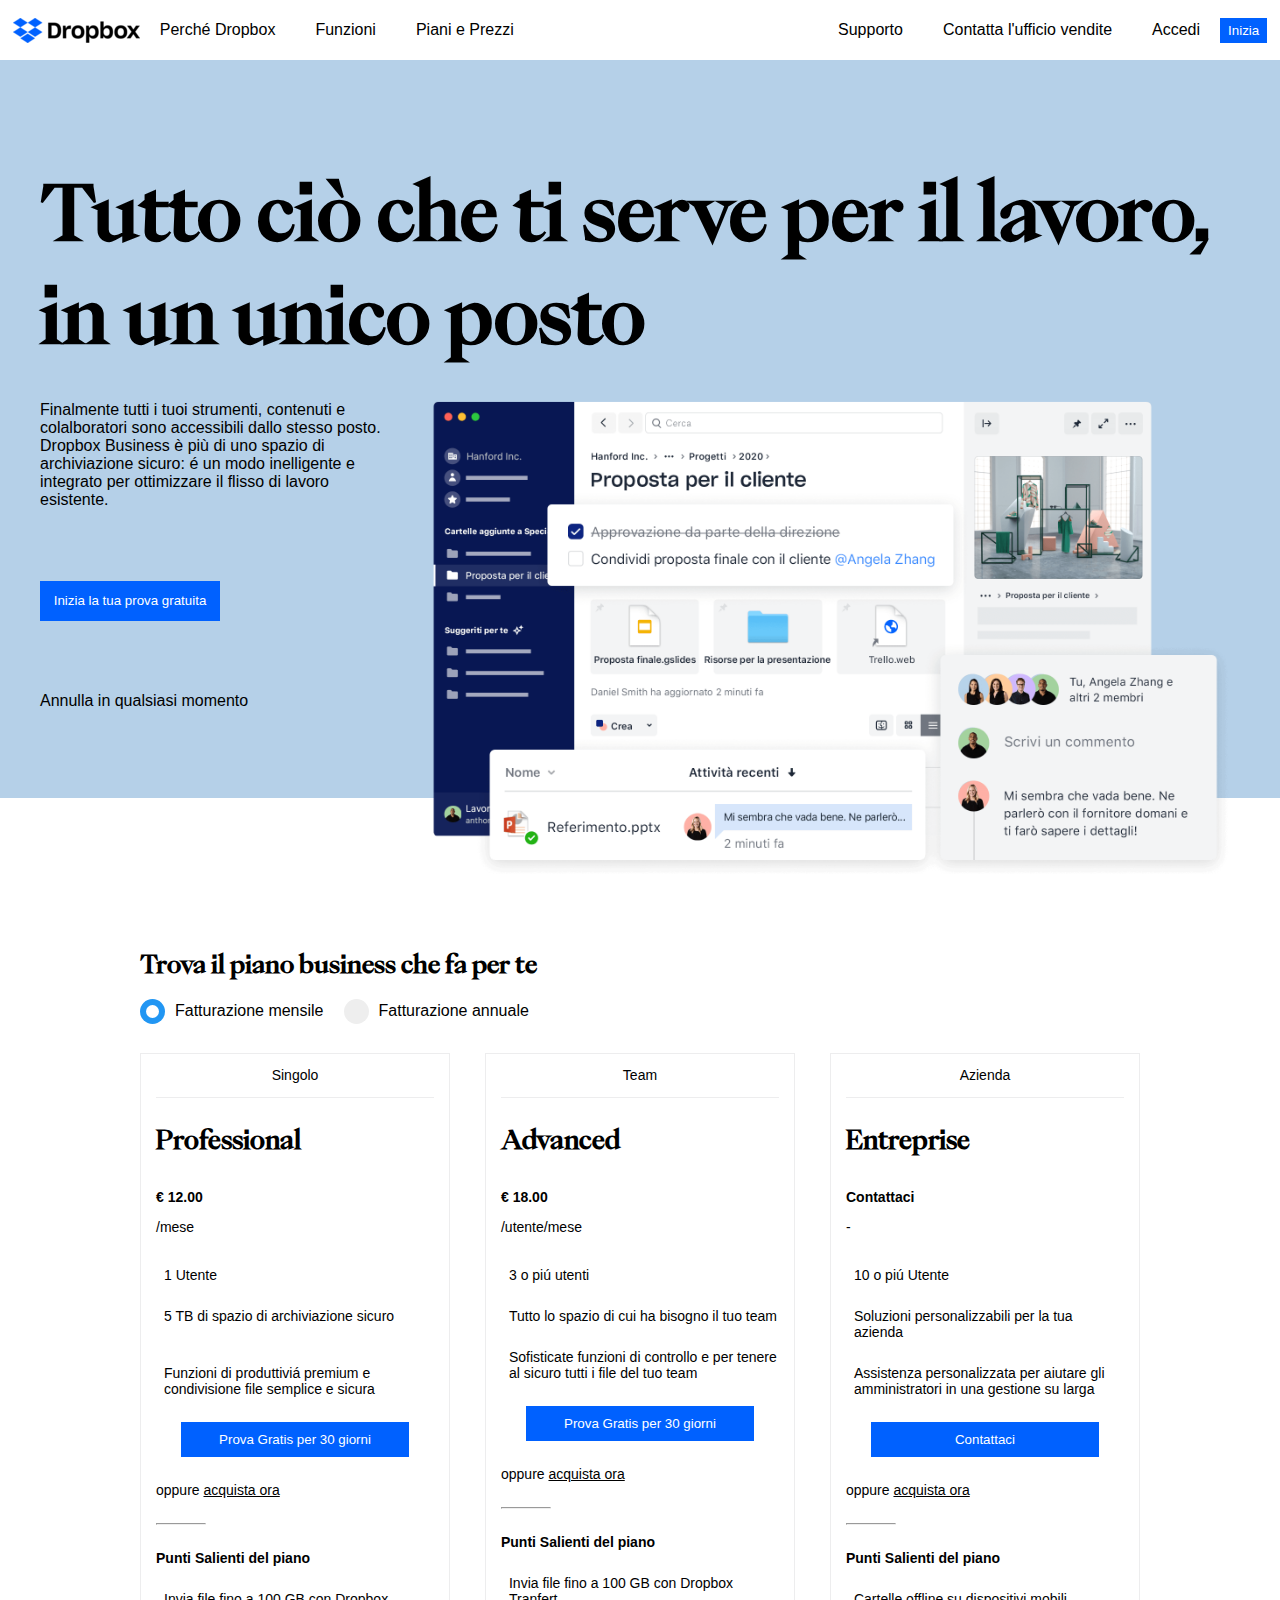
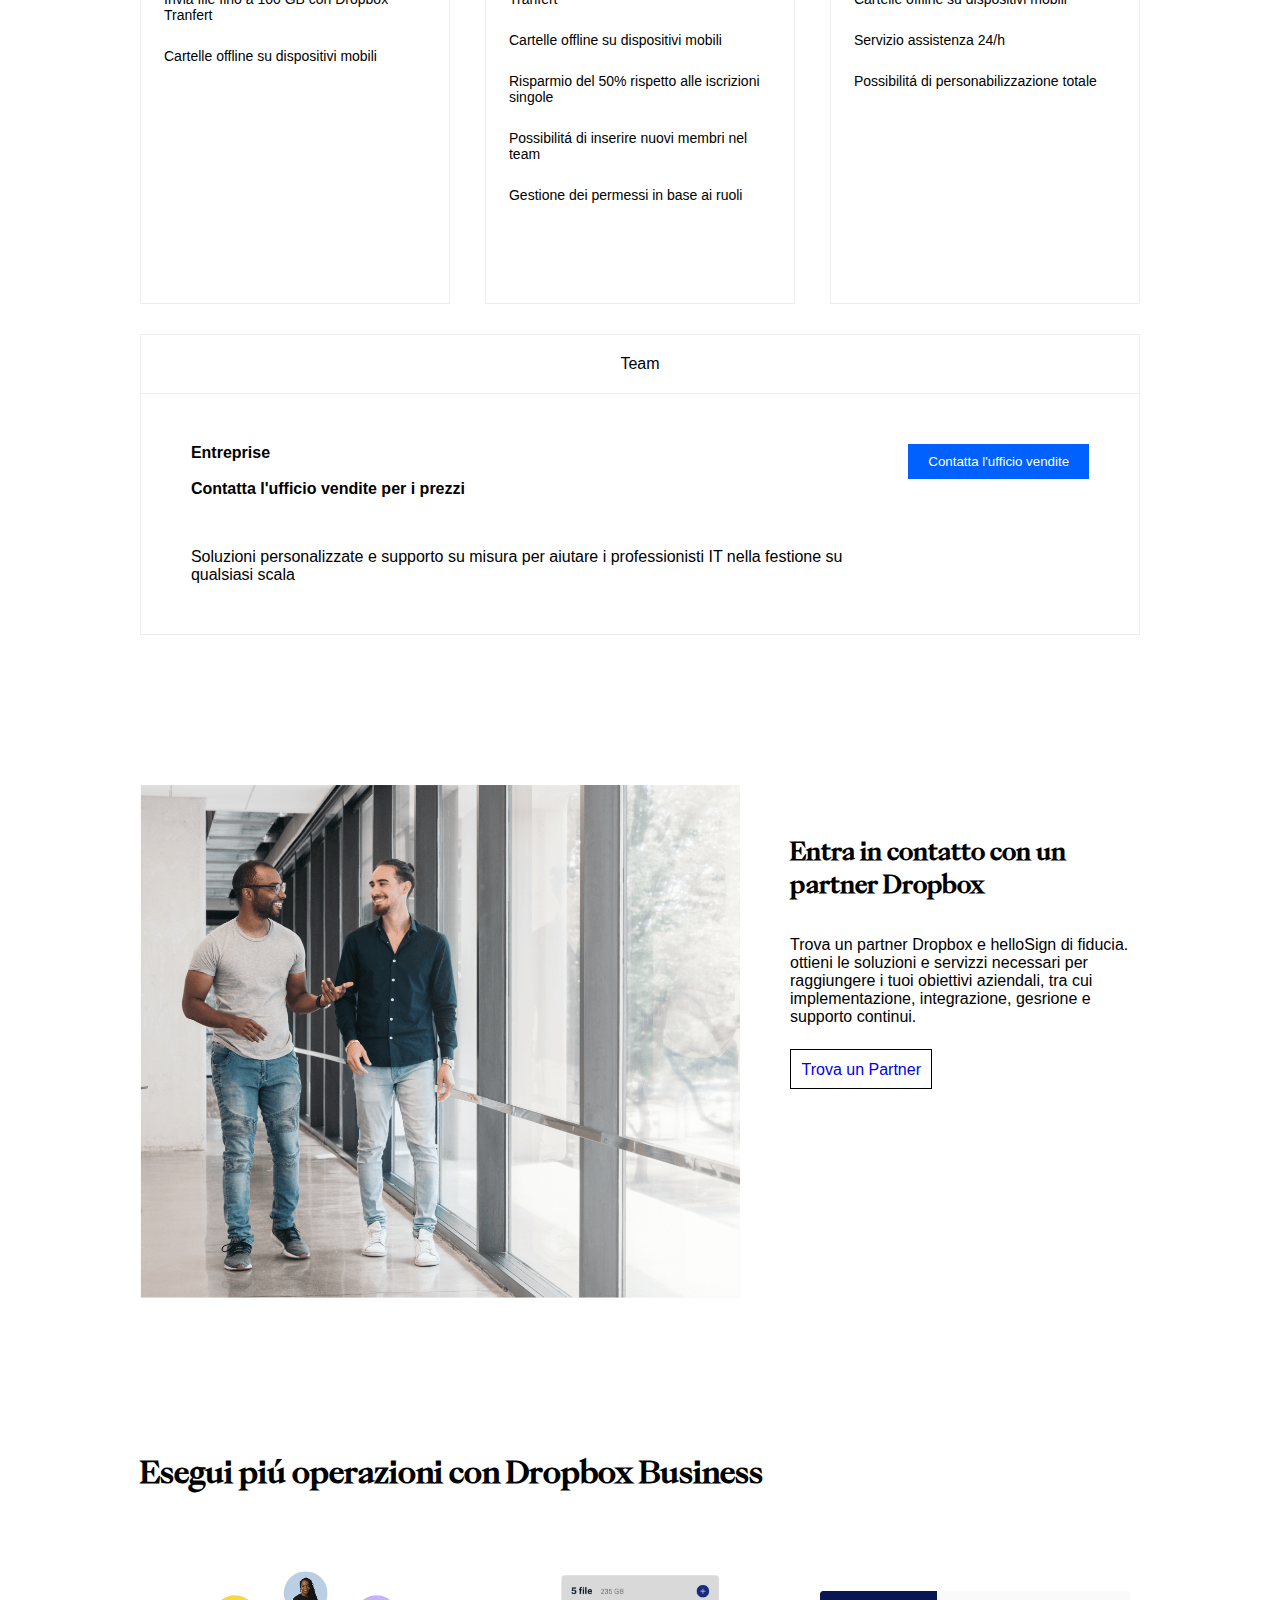
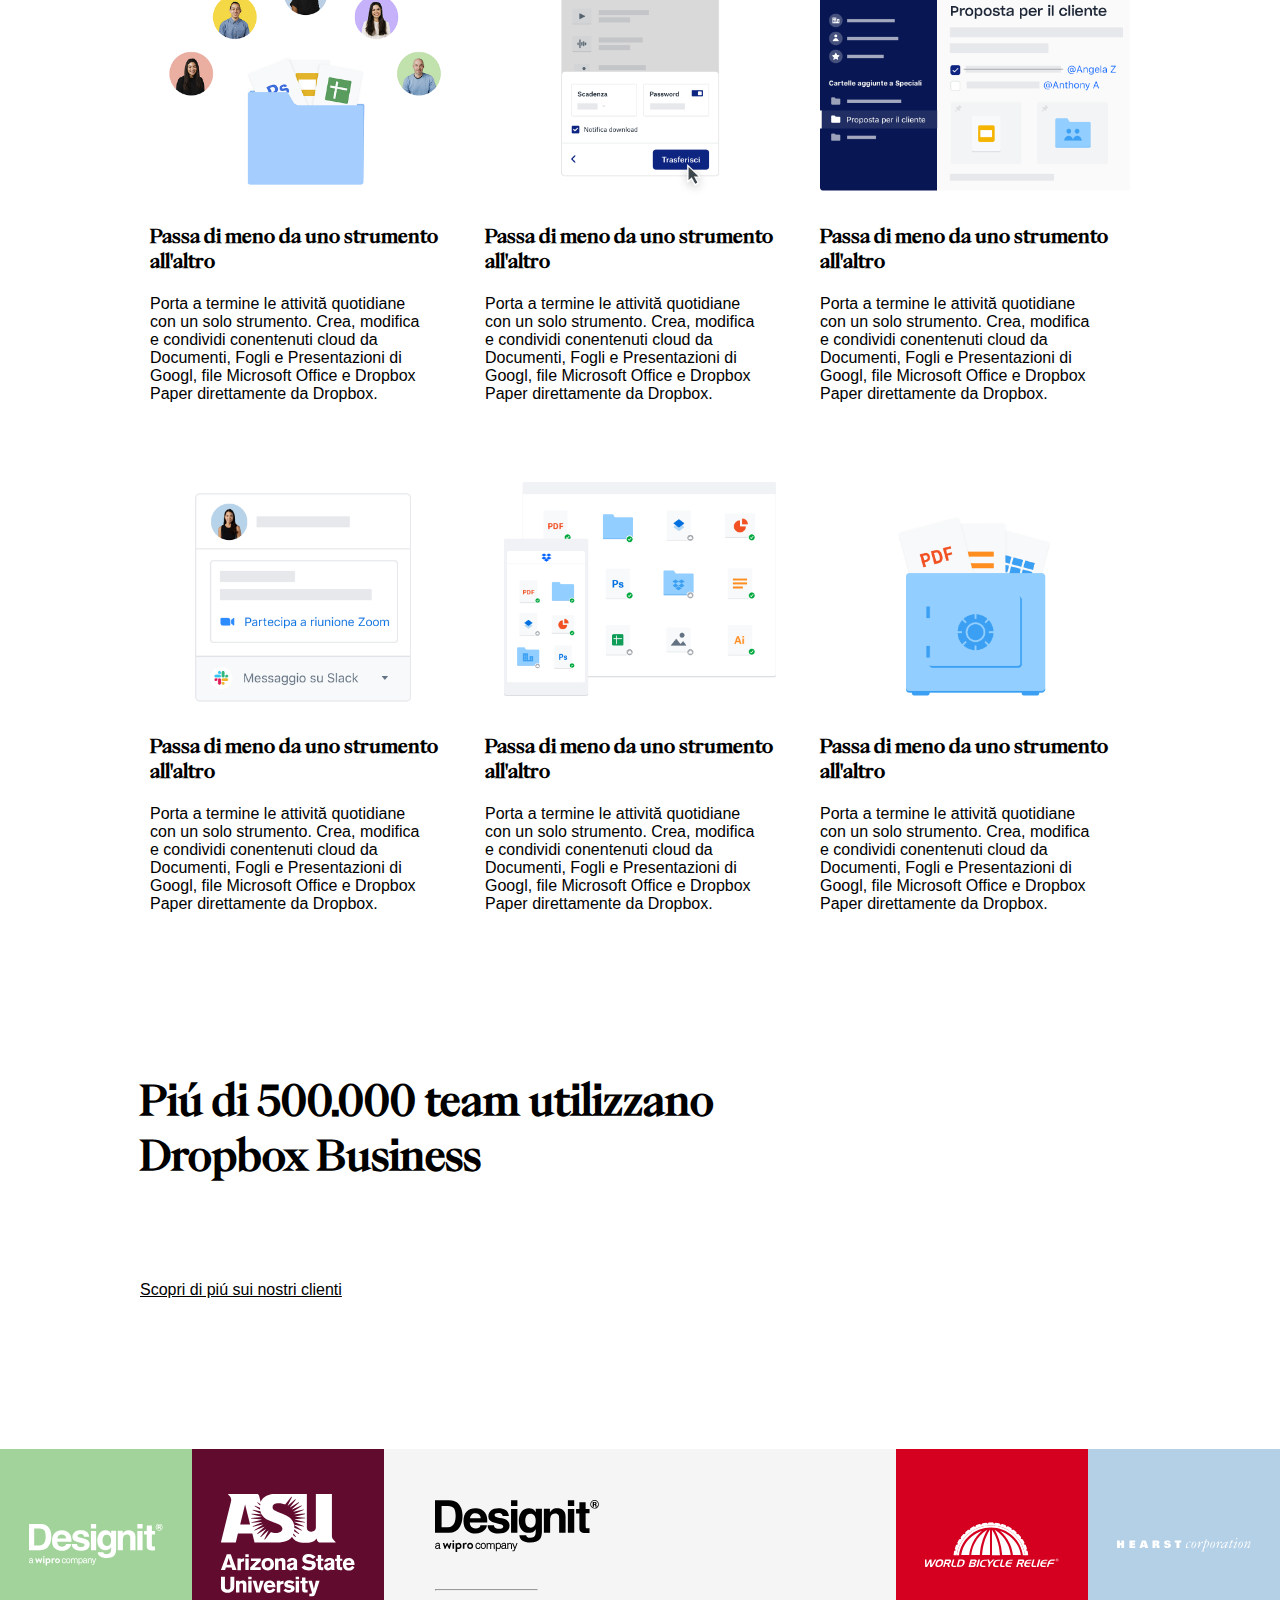
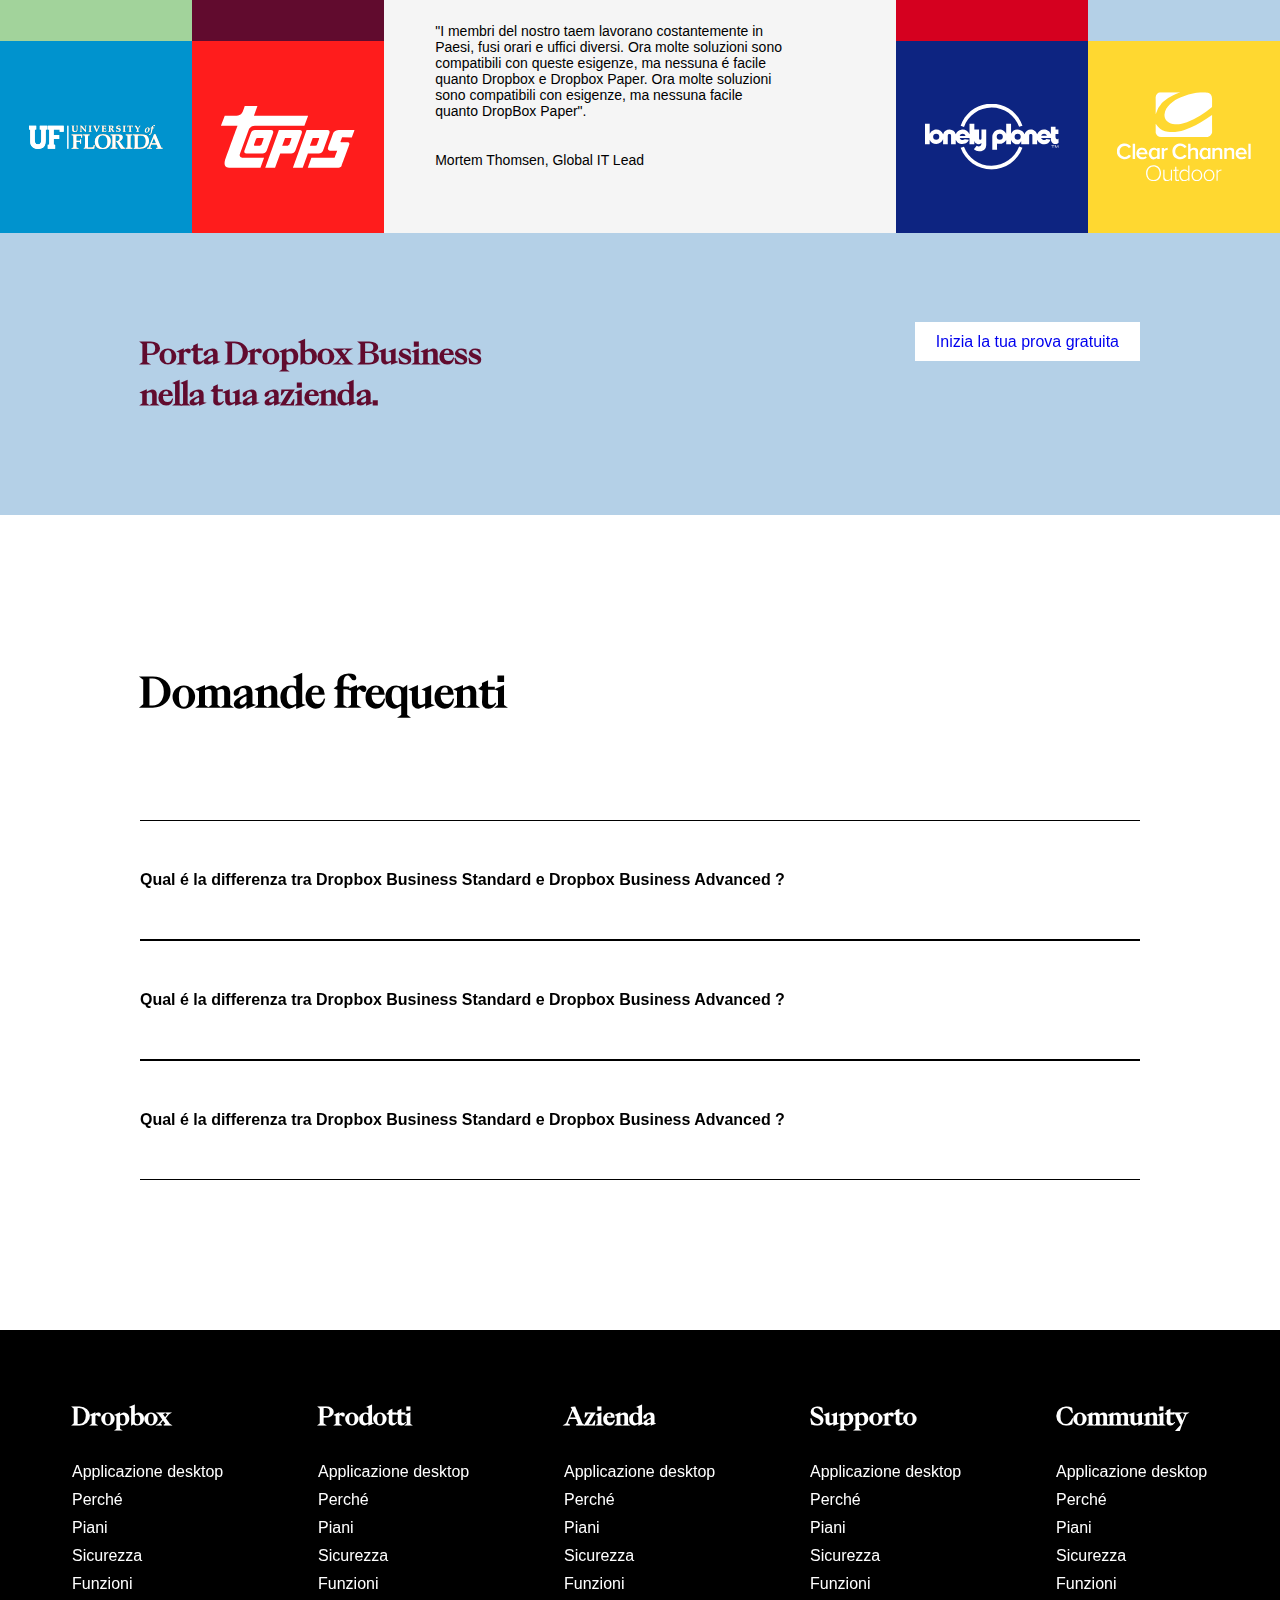
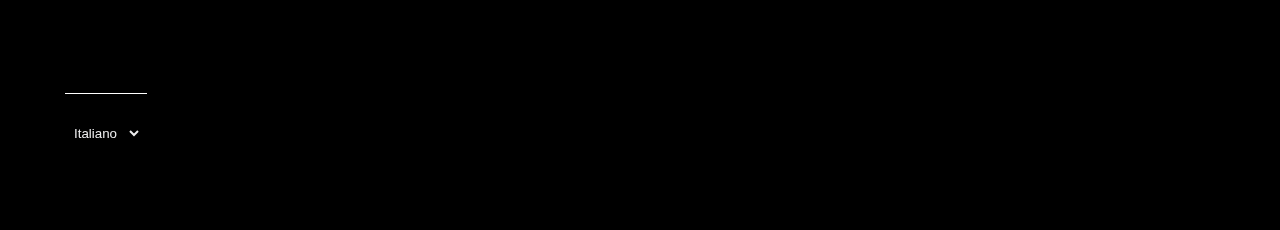
<file: index.html>
<!DOCTYPE html>
<html lang="en">

<head>
    <meta charset="UTF-8">
    <meta http-equiv="X-UA-Compatible" content="IE=edge">
    <meta name="viewport" content="width=device-width, initial-scale=1.0">
    <link rel="stylesheet" href="https://cdnjs.cloudflare.com/ajax/libs/font-awesome/6.2.0/css/all.min.css"
        integrity="sha512-xh6O/CkQoPOWDdYTDqeRdPCVd1SpvCA9XXcUnZS2FmJNp1coAFzvtCN9BmamE+4aHK8yyUHUSCcJHgXloTyT2A=="
        crossorigin="anonymous" referrerpolicy="no-referrer" />
    <link rel="stylesheet" href="./css/style.css">
    <title>Dropbox</title>
</head>

<body>

    <header>
        <!-- fixed 100% -->
        <nav id="navbar" class="nav-flex dropdown">

            <ul id="menu" class="d-flex">

                <img src="./img/logo-small.png" alt="">

                <li>Perch&eacute; Dropbox
                    <ul>
                        <li><a href="#">Cosa dicono i clienti</a></li>
                        <li><a href="#">Ispirati</a></li>
                        <li><a href="#">Integrazini di app</a></li>
                        <li><a href="#">Risorse</a></li>
                    </ul>
                </li>
                <li>Funzioni</li>
                <li>Piani e Prezzi
                    <ul>
                        <li><a href="#">Abbonamenti</a></li>
                        <li><a href="#">Soluzioni personalizzate</a></li>
                        <li><a href="#">Soluzioni per Designers</a></li>
                    </ul>
                </li>
            </ul>
            <ul id="menu" class="d-flex">
                <li>Supporto</li>
                <li>Contatta l&apos;ufficio vendite
                    <ul>
                        <li><a href="#">ChatBot h24</a></li>
                        <li><a href="#">Assistenza Nazionale</a></li>
                        <li><a href="#">FAQ</a></li>
                    </ul>
                </li>
                <li>Accedi</li>

                <a id="btn-nav" href=""><button class="btn">Inizia</button></a>

            </ul>



        </nav>
        <!-- 100% lightblue -->
        <section id="hero">
            <di class="overlay">

                <div class="container">
                    <h1>Tutto ciò che ti serve per il lavoro, in un unico posto</h1>
                    <div class="d-flex">
                        <div class="w30 flex-30">
                            <p>Finalmente tutti i tuoi strumenti, contenuti e colalboratori sono accessibili dallo
                                stesso
                                posto. <br>
                                Dropbox Business è più di uno spazio di archiviazione sicuro: &eacute; un modo
                                inelligente e
                                integrato per ottimizzare il flisso di lavoro esistente.</p>
                            <a href=""><button class="btn btnhero">Inizia la tua prova gratuita</button></a>
                            <p>Annulla in qualsiasi momento</p>
                            <a href="#plans"><i class="fa-solid fa-arrow-down"></i></a>
                        </div>
                        <div class="w70">
                            <img src="./img/jumbo.png" alt="">
                        </div>
                    </div>
                </div>
            </di>
        </section>
    </header>

    <!-- 100% and 7 sections -->
    <main>
        <section id="plans" class="smallercontainer">
            <h2>Trova il piano business che fa per te</h2>
            <br>

            <div class="d-flex">
                <label class="container_button">Fatturazione mensile
                    <input type="radio" checked="checked" name="radio">
                    <span class="checkmark"></span>
                </label>
                <label class="container_button">Fatturazione annuale
                    <input type="radio" name="radio">
                    <span class="checkmark"></span>
                </label>

            </div>

            <br>
            <div class="cards-container">

                <div class="card">
                    <div class="top-card">
                        <span> <i class="fa-solid fa-user"></i> Singolo</span>
                    </div>

                    <h4>Professional</h4>

                    <p><strong>&euro; 12.00</strong> <br> /mese</p>

                    <div class="flex-icon">
                        <div class="icone-carte"><i class="fa-sharp fa-solid fa-user"></i> </div>
                        <div class="descizione-carte">1 Utente</div>
                    </div>

                    <div class="flex-icon">
                        <div class="icone-carte"><i class="fa-sharp fa-solid fa-folder"></i> </div>
                        <div id="fix" class="descizione-carte">5 TB di spazio di archiviazione sicuro </div>
                    </div>

                    <div class="flex-icon">
                        <div class="icone-carte"><i class="fa-solid fa-share-nodes"></i></div>
                        <div class="descizione-carte">Funzioni di produttivi&aacute; premium e condivisione file
                            semplice e sicura</div>
                    </div>

                    <button id="cardbtn" class="btn">Prova Gratis per 30 giorni</button>

                    <div> oppure <a id="acquista ora" href="">acquista ora</a></div>

                    <hr class="card-hr">

                    <div><strong>Punti Salienti del piano</strong></div>

                    <div class="flex-icon">
                        <div class="icone-carte"><i class="fa-sharp fa-solid fa-check"></i> </div>
                        <div class="descizione-carte">Invia file fino a 100 GB con Dropbox Tranfert</div>
                    </div>

                    <div class="flex-icon">
                        <div class="icone-carte"><i class="fa-sharp fa-solid fa-check"></i> </div>
                        <div class="descizione-carte">Cartelle offline su dispositivi mobili</div>
                    </div>

                </div>


                <div id="cardTwo" class="card">
                    <div class="top-card">
                        <span> <i class="fa-solid fa-users"></i> Team</span>
                    </div>

                    <h4>Advanced</h4>

                    <p><strong>&euro; 18.00</strong> <br> /utente/mese</p>

                    <div class="flex-icon">
                        <div class="icone-carte"><i class="fa-sharp fa-solid fa-user"></i> </div>
                        <div class="descizione-carte">3 o pi&uacute; utenti</div>
                    </div>

                    <div class="flex-icon">
                        <div class="icone-carte"><i class="fa-sharp fa-solid fa-folder"></i> </div>
                        <div class="descizione-carte">Tutto lo spazio di cui ha bisogno il tuo team</div>
                    </div>

                    <div class="flex-icon">
                        <div class="icone-carte"><i class="fa-solid fa-share-nodes"></i></div>
                        <div class="descizione-carte">Sofisticate funzioni di controllo e per tenere al sicuro tutti i
                            file del tuo team</div>
                    </div>

                    <button id="cardbtn" class="btn">Prova Gratis per 30 giorni</button>

                    <div> oppure <a id="acquista ora" href="">acquista ora</a></div>

                    <hr class="card-hr">

                    <div><strong>Punti Salienti del piano</strong></div>

                    <div class="flex-icon">
                        <div class="icone-carte"><i class="fa-sharp fa-solid fa-check"></i> </div>
                        <div class="descizione-carte">Invia file fino a 100 GB con Dropbox Tranfert</div>
                    </div>

                    <div class="flex-icon">
                        <div class="icone-carte"><i class="fa-sharp fa-solid fa-check"></i> </div>
                        <div class="descizione-carte">Cartelle offline su dispositivi mobili</div>
                    </div>

                    <div class="flex-icon">
                        <div class="icone-carte"><i class="fa-sharp fa-solid fa-check"></i> </div>
                        <div class="descizione-carte">Risparmio del 50% rispetto alle iscrizioni singole</div>
                    </div>

                    <div class="flex-icon">
                        <div class="icone-carte"><i class="fa-sharp fa-solid fa-check"></i> </div>
                        <div class="descizione-carte">Possibilit&aacute; di inserire nuovi membri nel team</div>
                    </div>

                    <div class="flex-icon">
                        <div class="icone-carte"><i class="fa-sharp fa-solid fa-check"></i> </div>
                        <div class="descizione-carte">Gestione dei permessi in base ai ruoli</div>
                    </div>

                </div>
                <div class="card">
                    <div class="top-card">
                        <span> <i class="fa-solid fa-building"></i> Azienda</span>
                    </div>

                    <h4>Entreprise</h4>

                    <p><strong>Contattaci</strong> <br> -</p>

                    <div class="flex-icon">
                        <div class="icone-carte"><i class="fa-sharp fa-solid fa-user"></i> </div>
                        <div class="descizione-carte">10 o pi&uacute; Utente</div>
                    </div>

                    <div class="flex-icon">
                        <div class="icone-carte"><i class="fa-sharp fa-solid fa-folder"></i> </div>
                        <div class="descizione-carte">Soluzioni personalizzabili per la tua azienda</div>
                    </div>

                    <div class="flex-icon">
                        <div class="icone-carte"><i class="fa-solid fa-share-nodes"></i></div>
                        <div class="descizione-carte">Assistenza personalizzata per aiutare gli amministratori in una
                            gestione su larga</div>
                    </div>

                    <button id="cardbtn" class="btn">Contattaci</button>

                    <div> oppure <a id="acquista ora" href="">acquista ora</a></div>

                    <hr class="card-hr">

                    <div><strong>Punti Salienti del piano</strong></div>

                    <div class="flex-icon">
                        <div class="icone-carte"><i class="fa-sharp fa-solid fa-check"></i> </div>
                        <div class="descizione-carte">Cartelle offline su dispositivi mobili</div>
                    </div>

                    <div class="flex-icon">
                        <div class="icone-carte"><i class="fa-sharp fa-solid fa-check"></i> </div>
                        <div class="descizione-carte">Servizio assistenza 24/h</div>
                    </div>

                    <div class="flex-icon">
                        <div class="icone-carte"><i class="fa-sharp fa-solid fa-check"></i> </div>
                        <div class="descizione-carte">Possibilit&aacute; di personabilizzazione totale</div>
                    </div>

                </div>

                <div class="card-bottom">
                    <div class="top-card-bottom">
                        <span> <i class="fa-solid fa-users"></i> Team</span>
                    </div>

                    <div class="bottom-card-flex">
                        <div>
                            <h4>Entreprise</h4>
                            <br>
                            <p><strong>Contatta l&apos;ufficio vendite per i prezzi</strong></p>
                        </div>
                        <div><button id="downbtn" class="btn">Contatta l&apos;ufficio vendite</button></div>
                    </div>

                    <div id="soluzioni">Soluzioni personalizzate e supporto su misura per aiutare i professionisti IT
                        nella festione su <br> qualsiasi scala</div>

                </div>
            </div>


        </section>

        <!-- sezione foto sinistra e testo -->
        <section class="smallercontainer">
            <div class="photo-txt">
                <div class="photo-pic">
                    <img class="photo-pic-img" src="./img/partner.png" alt="">
                </div>
                <div class="photo-txt-flex">
                    <h4>Entra in contatto con un <br> partner Dropbox</h4>
                    <p>
                        Trova un partner Dropbox e helloSign di fiducia. ottieni le soluzioni e servizzi necessari per
                        raggiungere i tuoi obiettivi aziendali, tra cui implementazione, integrazione, gesrione e
                        supporto continui.
                    </p>

                    <a class="photo-txt-btn" href="./partner.html">Trova un Partner</a>
                </div>

            </div>

        </section>

        <!-- fine sezione foto e testo -->

        <!-- Esegui più operazione -->
        <section class="smallercontainer">
            <h2 id="titolo-carte">Esegui pi&uacute; operazioni con Dropbox Business</h2>

            <div class="photo-cards photo-container">

                <div class="carta flex-carta">

                    <img class="illustrazione" src="./img/business-feature-switching-tools.png" alt="">
                    <h3>Passa di meno da uno strumento all'altro</h3>
                    <p>Porta a termine le attivit&abreve; quotidiane con un solo strumento. Crea, modifica e condividi
                        conentenuti cloud da Documenti, Fogli e Presentazioni di Googl, file Microsoft Office e Dropbox
                        Paper direttamente da Dropbox.</p>

                </div>

                <div class="carta flex-carta">

                    <img class="illustrazione" src="./img/business-feature-send-files-it.png" alt="">
                    <h3>Passa di meno da uno strumento all'altro</h3>
                    <p>Porta a termine le attivit&abreve; quotidiane con un solo strumento. Crea, modifica e condividi
                        conentenuti cloud da Documenti, Fogli e Presentazioni di Googl, file Microsoft Office e Dropbox
                        Paper direttamente da Dropbox.</p>

                </div>

                <div class="carta flex-carta">

                    <img class="illustrazione" src="./img/business-feature-coordinate-it.png" alt="">
                    <h3>Passa di meno da uno strumento all'altro</h3>
                    <p>Porta a termine le attivit&abreve; quotidiane con un solo strumento. Crea, modifica e condividi
                        conentenuti cloud da Documenti, Fogli e Presentazioni di Googl, file Microsoft Office e Dropbox
                        Paper direttamente da Dropbox.</p>

                </div>


                <div class="carta flex-carta">

                    <img class="illustrazione" src="./img/business-feature-integrations-it.png" alt="">
                    <h3>Passa di meno da uno strumento all'altro</h3>
                    <p>Porta a termine le attivit&abreve; quotidiane con un solo strumento. Crea, modifica e condividi
                        conentenuti cloud da Documenti, Fogli e Presentazioni di Googl, file Microsoft Office e Dropbox
                        Paper direttamente da Dropbox.</p>

                </div>

                <div class="carta flex-carta">

                    <img class="illustrazione" src="./img/business-feature-multi-device.png" alt="">
                    <h3>Passa di meno da uno strumento all'altro</h3>
                    <p>Porta a termine le attivit&abreve; quotidiane con un solo strumento. Crea, modifica e condividi
                        conentenuti cloud da Documenti, Fogli e Presentazioni di Googl, file Microsoft Office e Dropbox
                        Paper direttamente da Dropbox.</p>

                </div>

                <div class="carta flex-carta">

                    <img class="illustrazione" src="./img/business-feature-security.png" alt="">
                    <h3>Passa di meno da uno strumento all'altro</h3>
                    <p>Porta a termine le attivit&abreve; quotidiane con un solo strumento. Crea, modifica e condividi
                        conentenuti cloud da Documenti, Fogli e Presentazioni di Googl, file Microsoft Office e Dropbox
                        Paper direttamente da Dropbox.</p>

                </div>




            </div>





        </section>

        <section class="smallercontainer">
            <h4 id="cinque">Pi&uacute; di 500.000 team utilizzano <br> Dropbox Business</h4>
            <br>
            <a href="">Scopri di pi&uacute; sui nostri clienti</a>
        </section>


        <section>
            <div class="logo-section">
                <div class="logo-container">
                    <div id="designit" class="logo-inner">
                        <img class="svg-color" src="./img/designit.svg" alt="">
                    </div>
                    <div id="asu" class="logo-inner">
                        <a href="#asu-central"><img class="svg-color" src="./img/arizona_state_university.svg" alt=""></a>
                    </div>
                    <div id="uf" class="logo-inner">
                        <a href="#uf-uni"><img class="svg-color" src="./img/university_of_florida.svg" alt=""></a>
                    </div>
                    <div id="topps" class="logo-inner">
                        <a href="#topps-central"><img class="svg-color" src="./img/topps.svg" alt=""></a>
                    </div>
                </div>

                <div class="logo-central-txt">
                    <div class="inner-central-txt">
                        <div class="company-statement">
                            <img id="logo-central" class="svg-color" src="./img/designit.svg" alt="">


                            <hr>
                            <p>
                                "I membri del nostro taem lavorano costantemente in Paesi, fusi orari e uffici diversi.
                                Ora molte soluzioni sono compatibili con queste esigenze, ma nessuna &eacute; facile
                                quanto Dropbox e Dropbox Paper. Ora molte soluzioni sono compatibili con esigenze, ma
                                nessuna facile quanto DropBox Paper".
                            </p>
                            

                            <p id="firma">Mortem Thomsen, Global IT Lead</p>
                        </div>

                        
                        <div id="asu-central" class="company-statement">
                            <img id="logo-central" class="svg-color" src="./img/arizona_state_university.svg" alt="">


                            <hr>
                            <p>
                                "Lorem, ipsum dolor sit amet consectetur adipisicing elit. Quas culpa aperiam dolorem adipisci autem aliquam quos accusamus laudantium veniam commodi rem harum exercitationem provident, neque ex suscipit. Quam magnam amet officia pariatur. Distinctio nobis numquam repudiandae pariatur exercitationem possimus asperiores!
                                ".
                            </p>
                            

                            <p id="firma">Dr.Tortem Mhomsen, Head of Faculty</p>
                        </div>

                        <div id="topps-central" class="company-statement">
                            <img id="logo-central" class="svg-color" src="./img/topps.svg" alt="">


                            <hr>
                            <p>
                                "Lorem, ipsum dolor sit amet consectetur adipisicing elit. Quas culpa aperiam dolorem adipisci autem aliquam quos accusamus laudantium veniam commodi rem harum exercitationem provident, neque ex suscipit. Quam magnam amet officia pariatur. Distinctio nobis numquam repudiandae pariatur exercitationem possimus asperiores!
                                ".
                            </p>
                            

                            <p id="firma">Topsem Thopmsen, Chief Engineer</p>
                        </div>

                        <div id="uf-uni" class="company-statement">
                            <img id="logo-central" class="svg-color" src="./img/university_of_florida.svg" alt="">


                            <hr>
                            <p>
                                "Lorem, ipsum dolor sit amet consectetur adipisicing elit. Quas culpa aperiam dolorem adipisci autem aliquam quos accusamus laudantium veniam commodi rem harum exercitationem provident, neque ex suscipit. Quam magnam amet officia pariatur. Distinctio nobis numquam repudiandae pariatur exercitationem possimus asperiores!
                                ".
                            </p>
                            

                            <p id="firma">Tim Timsen, Head of Department</p>
                        </div>


                        <div id="world-bike" class="company-statement">
                            <img id="logo-central" class="svg-color" src="./img/world_bicycle_relief.svg" alt="">


                            <hr>
                            <p>
                                "Lorem, ipsum dolor sit amet consectetur adipisicing elit. Quas culpa aperiam dolorem adipisci autem aliquam quos accusamus laudantium veniam commodi rem harum exercitationem provident, neque ex suscipit. Quam magnam amet officia pariatur. Distinctio nobis numquam repudiandae pariatur exercitationem possimus asperiores!
                                ".
                            </p>
                            

                            <p id="firma">Jim Jimsen, Bike Engineer</p>
                        </div>

                        <div id="hearst-corp" class="company-statement">
                            <img id="logo-central" class="svg-color" src="./img/hearst_corp.svg" alt="">


                            <hr>
                            <p>
                                "Lorem, ipsum dolor sit amet consectetur adipisicing elit. Quas culpa aperiam dolorem adipisci autem aliquam quos accusamus laudantium veniam commodi rem harum exercitationem provident, neque ex suscipit. Quam magnam amet officia pariatur. Distinctio nobis numquam repudiandae pariatur exercitationem possimus asperiores!
                                ".
                            </p>
                            

                            <p id="firma">Carl Carlsen, CEO</p>
                        </div>


                        <div id="lonely-plnt" class="company-statement">
                            <img id="logo-central" class="svg-color" src="./img/lonely_planet.svg" alt="">


                            <hr>
                            <p>
                                "Lorem, ipsum dolor sit amet consectetur adipisicing elit. Quas culpa aperiam dolorem adipisci autem aliquam quos accusamus laudantium veniam commodi rem harum exercitationem provident, neque ex suscipit. Quam magnam amet officia pariatur. Distinctio nobis numquam repudiandae pariatur exercitationem possimus asperiores!
                                ".
                            </p>
                            

                            <p id="firma">Pam Pamsen, Lonely Engineer</p>
                        </div>

                        <div id="clear-channel" class="company-statement">
                            <img id="logo-central" class="svg-color" src="./img/clear_channel.svg" alt="">


                            <hr>
                            <p>
                                "Lorem, ipsum dolor sit amet consectetur adipisicing elit. Quas culpa aperiam dolorem adipisci autem aliquam quos accusamus laudantium veniam commodi rem harum exercitationem provident, neque ex suscipit. Quam magnam amet officia pariatur. Distinctio nobis numquam repudiandae pariatur exercitationem possimus asperiores!
                                ".
                            </p>
                            

                            <p id="firma">Scott Scottsen, Servant Engineer</p>
                        </div>


                        
                    </div>


                </div>
                <div class="logo-container">
                    <div id="world" class="logo-inner">
                        <a href="#world-bike"><img class="svg-color" src="./img/world_bicycle_relief.svg" alt=""></a>
                    </div>
                    <div id="hearst" class="logo-inner">
                        <a href="#hearst-corp"><img class="svg-color" src="./img/hearst_corp.svg" alt=""></a>
                    </div>
                    <div id="lonely" class="logo-inner">
                        <a href="#lonely-plnt"><img class="svg-color" src="./img/lonely_planet.svg" alt=""></a>
                    </div>
                    <div id="clear" class="logo-inner">
                        <a href="#clear-channel"><img class="svg-color" src="./img/clear_channel.svg" alt=""></a>
                    </div>
                </div>
            </div>
            </div>

            <section class="blocco-azzurro">
                <div class="smallercontainer blocco-azzurro-flex">
                    <div>
                        <h4>Porta Dropbox Business <br> nella tua azienda.</h4>
                    </div>
                    <div>
                        <a id="btn-azzurro" href="#">Inizia la tua prova gratuita</a>
                    </div>
                </div>
            </section>
        </section>

        <section class="smallercontainer domande-frequenti">

            <h4>Domande frequenti</h4>

            <div class="faq">
                <div class="shown">
                    <div><strong>Qual &eacute; la differenza tra Dropbox Business Standard e Dropbox Business Advanced
                            &quest;</strong></div>
                    <div>
                        <i id="arrowup" class="fa-solid fa-angle-up"></i>
                    </div>
                </div>

                <div class="hidden">
                    Lorem ipsum dolor sit amet consectetur adipisicing elit. Ducimus, tempora dicta, explicabo culpa quo
                    consectetur, porro debitis nesciunt accusamus tenetur aperiam quia corrupti? Saepe sunt quia tempore
                    optio, culpa maxime.Lorem ipsum dolor sit amet consectetur adipisicing elit. Ducimus, tempora dicta,
                    explicabo culpa quo consectetur, porro debitis nesciunt accusamus tenetur aperiam quia corrupti?
                    Saepe sunt quia tempore optio, culpa maxime.
                </div>
            </div>

            <div class="faq">
                <div class="shown">
                    <div><strong>Qual &eacute; la differenza tra Dropbox Business Standard e Dropbox Business Advanced
                            &quest;</strong></div>
                    <div>
                        <i id="arrowup" class="fa-solid fa-angle-up"></i>
                    </div>
                </div>

                <div class="hidden">
                    Lorem ipsum dolor sit amet consectetur adipisicing elit. Ducimus, tempora dicta, explicabo culpa quo
                    consectetur, porro debitis nesciunt accusamus tenetur aperiam quia corrupti? Saepe sunt quia tempore
                    optio, culpa maxime.Lorem ipsum dolor sit amet consectetur adipisicing elit. Ducimus, tempora dicta,
                    explicabo culpa quo consectetur, porro debitis nesciunt accusamus tenetur aperiam quia corrupti?
                    Saepe sunt quia tempore optio, culpa maxime.
                </div>
            </div>

            <div class="faq">
                <div class="shown">
                    <div><strong>Qual &eacute; la differenza tra Dropbox Business Standard e Dropbox Business Advanced
                            &quest;</strong></div>
                    <div>
                        <i id="arrowup" class="fa-solid fa-angle-up"></i>
                    </div>
                </div>

                <div class="hidden">
                    Lorem ipsum dolor sit amet consectetur adipisicing elit. Ducimus, tempora dicta, explicabo culpa quo
                    consectetur, porro debitis nesciunt accusamus tenetur aperiam quia corrupti? Saepe sunt quia tempore
                    optio, culpa maxime.Lorem ipsum dolor sit amet consectetur adipisicing elit. Ducimus, tempora dicta,
                    explicabo culpa quo consectetur, porro debitis nesciunt accusamus tenetur aperiam quia corrupti?
                    Saepe sunt quia tempore optio, culpa maxime.
                </div>
            </div>


        </section>
    </main>

    <!-- fixed 100% -->
    <footer>
        <nav id="txt-foot" class="container foot-nav foot-flex">

            <!-- Dropbox -->
            <ul class="menudown">
                <li>
                    <h3>Dropbox</h3>
                </li>
                <li><a href="">Applicazione desktop</a></li>
                <li><a href="">Perch&eacute;</a></li>
                <li><a href="">Piani</a></li>
                <li><a href="">Sicurezza</a></li>
                <li><a href="">Funzioni</a></li>
            </ul>


            <!-- Prodotti -->
            <ul>
                <li>
                    <h3>Prodotti</h3>
                </li>
                <li><a href="">Applicazione desktop</a></li>
                <li><a href="">Perch&eacute;</a></li>
                <li><a href="">Piani</a></li>
                <li><a href="">Sicurezza</a></li>
                <li><a href="">Funzioni</a></li>
            </ul>


            <!-- azienda -->
            <ul>
                <li>
                    <h3>Azienda</h3>
                </li>
                <li><a href="">Applicazione desktop</a></li>
                <li><a href="">Perch&eacute;</a></li>
                <li><a href="">Piani</a></li>
                <li><a href="">Sicurezza</a></li>
                <li><a href="">Funzioni</a></li>
            </ul>


            <!-- supporto -->
            <ul>
                <li>
                    <h3>Supporto</h3>
                </li>
                <li><a href="">Applicazione desktop</a></li>
                <li><a href="">Perch&eacute;</a></li>
                <li><a href="">Piani</a></li>
                <li><a href="">Sicurezza</a></li>
                <li><a href="">Funzioni</a></li>
            </ul>


            <!-- community -->
            <ul>
                <li>
                    <h3>Community</h3>
                </li>
                <li><a href="">Applicazione desktop</a></li>
                <li><a href="">Perch&eacute;</a></li>
                <li><a href="">Piani</a></li>
                <li><a href="">Sicurezza</a></li>
                <li><a href="">Funzioni</a></li>
            </ul>



        </nav>



        <section class="container">
            <div>
                <label for="lang"><i class="fa-solid fa-globe"></i></label>
                <select name="lang" id="">
                    <option value="">Italiano</option>
                <option value="">English</option>
                <option value="">Francais</option>
                <option value="">Detusch</option>
                </select>
            </div>
    </section>

    </footer>
</body>

</html>
</file>
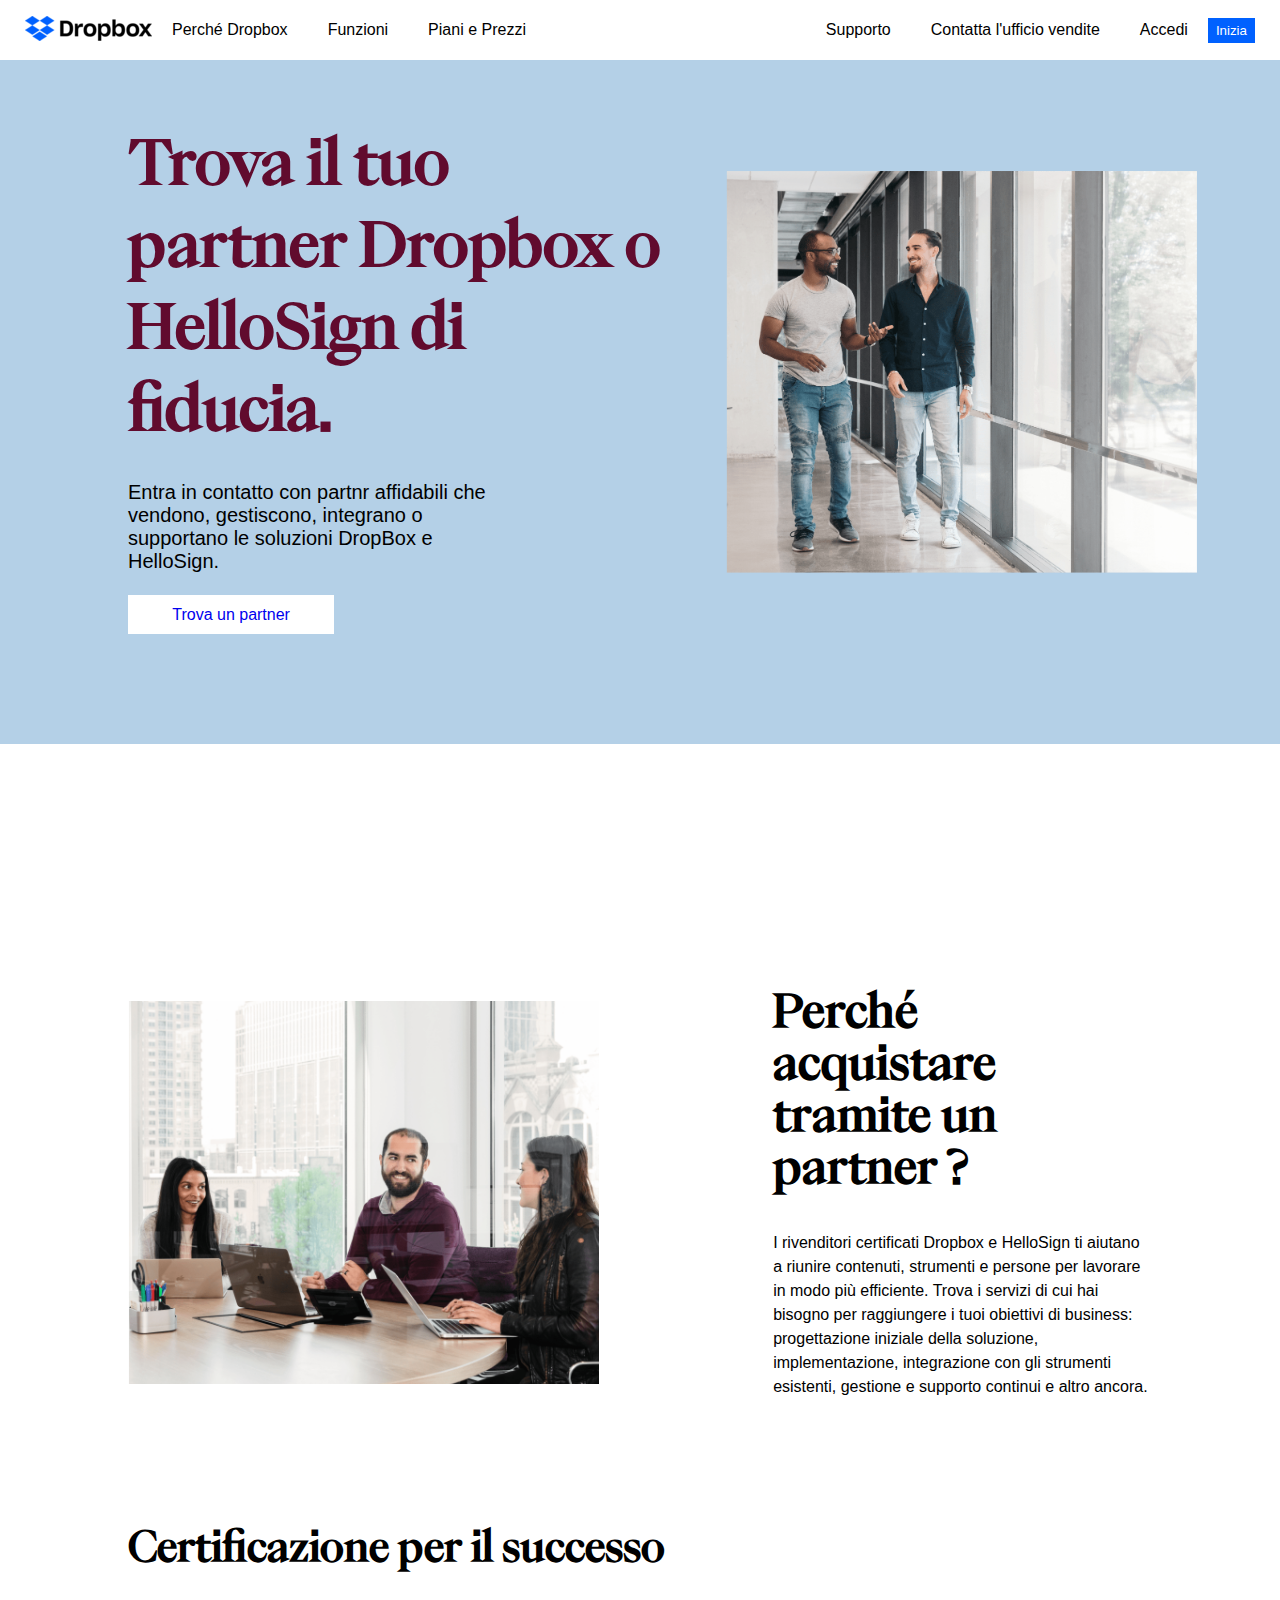
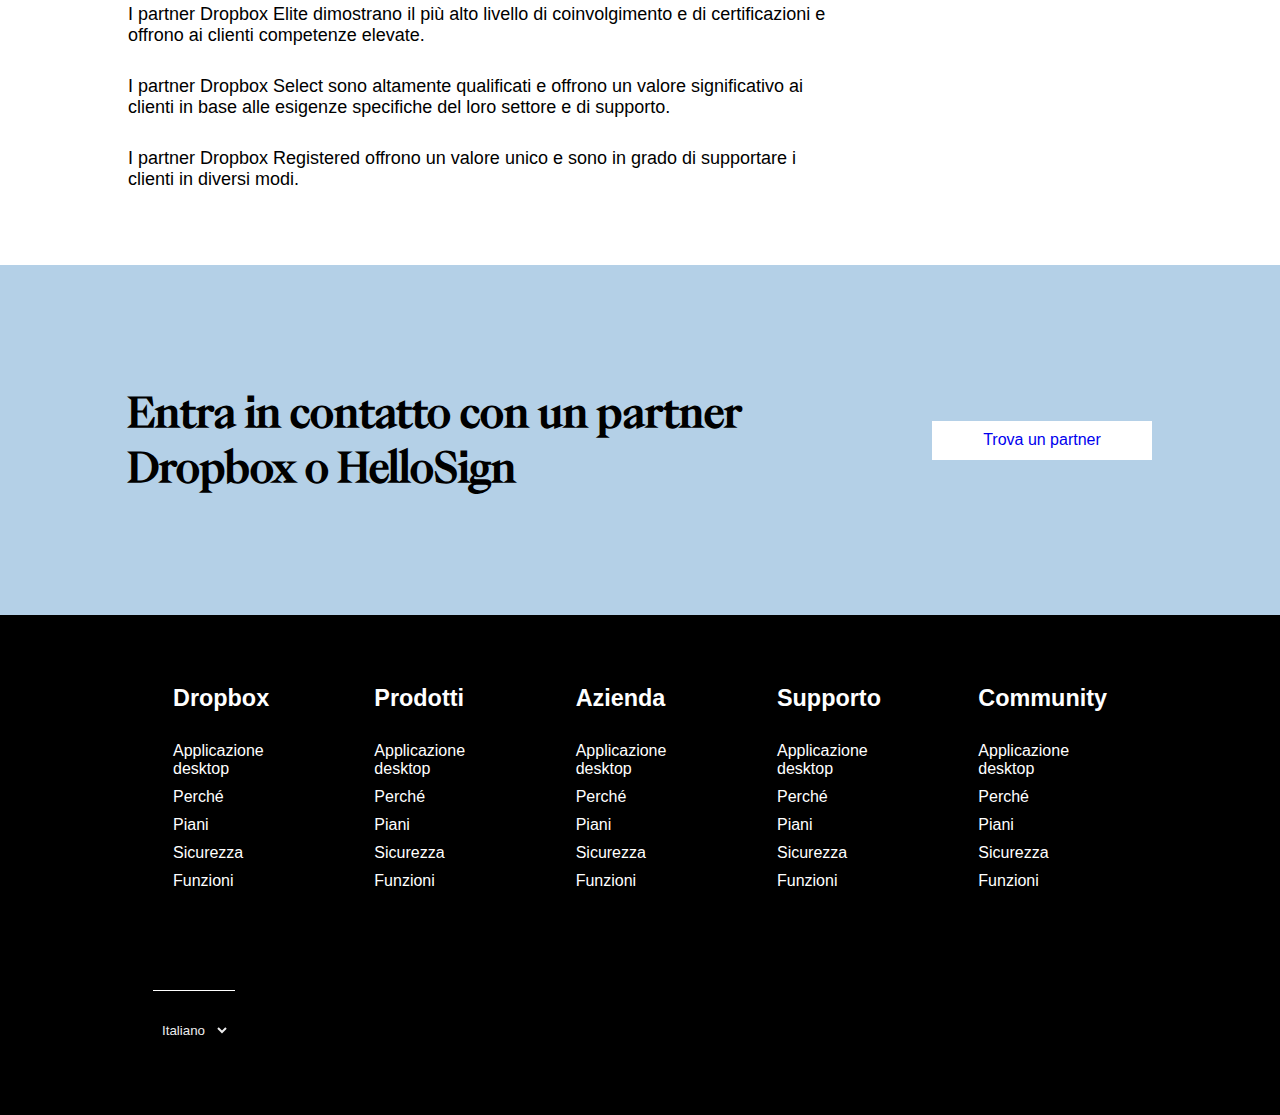
<file: partner.html>
<!DOCTYPE html>
<html lang="en">
<head>
    <meta charset="UTF-8">
    <meta http-equiv="X-UA-Compatible" content="IE=edge">
    <meta name="viewport" content="width=device-width, initial-scale=1.0">
    <link rel="stylesheet" href="https://cdnjs.cloudflare.com/ajax/libs/font-awesome/6.2.0/css/all.min.css"
    integrity="sha512-xh6O/CkQoPOWDdYTDqeRdPCVd1SpvCA9XXcUnZS2FmJNp1coAFzvtCN9BmamE+4aHK8yyUHUSCcJHgXloTyT2A=="
    crossorigin="anonymous" referrerpolicy="no-referrer" />
    <link rel="stylesheet" href="./css/partner.css">
    <title>Document</title>
</head>
<body>

    <header>
        <nav id="navbar" class="nav-flex dropdown">

            <ul id="menu" class="d-flex">

                <a href="./index.html"><img src="./img/logo-small.png" alt=""></a>

                <li>Perch&eacute; Dropbox
                    <ul>
                        <li><a href="#">Cosa dicono i clienti</a></li>
                        <li><a href="#">Ispirati</a></li>
                        <li><a href="#">Integrazini di app</a></li>
                        <li><a href="#">Risorse</a></li>
                    </ul>
                </li>
                <li>Funzioni</li>
                <li>Piani e Prezzi
                    <ul>
                        <li><a href="#">Abbonamenti</a></li>
                        <li><a href="#">Soluzioni personalizzate</a></li>
                        <li><a href="#">Soluzioni per Designers</a></li>
                    </ul>
                </li>
            </ul>
            <ul id="menu" class="d-flex">
                <li>Supporto</li>
                <li>Contatta l&apos;ufficio vendite
                    <ul>
                        <li><a href="#">ChatBot h24</a></li>
                        <li><a href="#">Assistenza Nazionale</a></li>
                        <li><a href="#">FAQ</a></li>
                    </ul>
                </li>
                <li>Accedi</li>

                <button class="btn">Inizia</button>

            </ul>



        </nav>
    </header>

    <main>


        <section class="schedauno">
            <div class="flex container">
                
                <div id="testo" class="txt-uno">
                    <h1>Trova il tuo partner Dropbox o HelloSign di fiducia. </h1>
                    <p>Entra in contatto con partnr affidabili che vendono, gestiscono, integrano o supportano le soluzioni DropBox e HelloSign.</p>
                    <a href="#">Trova un partner</a>
                </div>

                <div class="pic">
                    <div class="pic-wrap">
                        <img class="img-scheda" src="./img/partner.png" alt="Due uomini che parlano di come trovare un partner Dropbox affidabile">
                    </div>
                </div>
            
            </div>
        </section>

        <section class="schedadue">
            <div class="flex container">

                <div class="pic">
                    <div class="pic-wrap">
                        <img class="img-scheda" src="./img/meeting.png" alt="Due uomini che parlano di come trovare un partner Dropbox affidabile">
                    </div>
                </div>
                
                <div id="testo" class="txt-due">
                    <h2>Perch&eacute; acquistare tramite un partner &quest;</h2>
                    <p>I rivenditori certificati Dropbox e HelloSign ti aiutano a riunire contenuti, strumenti e persone per lavorare in modo più efficiente. Trova i servizi di cui hai bisogno per raggiungere i tuoi obiettivi di business: progettazione iniziale della soluzione, implementazione, integrazione con gli strumenti esistenti, gestione e supporto continui e altro ancora.</p>
                    
                </div>

               
            
            </div>
        </section>

        <section>

            <div id="txt-white-container">
                <div class="flex-white">
                    <h3>
                        Certificazione per il successo 
                    </h3>
                    <p>
                        I partner Dropbox Elite dimostrano il più alto livello di coinvolgimento e di certificazioni e offrono ai clienti competenze elevate.
                    </p>
                    <p>
                        I partner Dropbox Select sono altamente qualificati e offrono un valore significativo ai clienti in base alle esigenze specifiche del loro settore e di supporto.
                    </p>
                    <p>
                        I partner Dropbox Registered offrono un valore unico e sono in grado di supportare i clienti in diversi modi.

                    </p>
                </div>
            </div>

        </section>


        <section class="schedaquattro">

            <div class="container end-section">
                <h3>
                    Entra in contatto con un partner Dropbox o HelloSign
                </h3>

                <a href="#">Trova un partner</a>
            </div>


        </section>



    </main>

    <footer>
        <nav id="txt-foot" class="smallercontainer foot-nav foot-flex">

            <!-- Dropbox -->
            <ul class="menudown">
                <li>
                    <h3>Dropbox</h3>
                </li>
                <li><a href="">Applicazione desktop</a></li>
                <li><a href="">Perch&eacute;</a></li>
                <li><a href="">Piani</a></li>
                <li><a href="">Sicurezza</a></li>
                <li><a href="">Funzioni</a></li>
            </ul>


            <!-- Prodotti -->
            <ul>
                <li>
                    <h3>Prodotti</h3>
                </li>
                <li><a href="">Applicazione desktop</a></li>
                <li><a href="">Perch&eacute;</a></li>
                <li><a href="">Piani</a></li>
                <li><a href="">Sicurezza</a></li>
                <li><a href="">Funzioni</a></li>
            </ul>


            <!-- azienda -->
            <ul>
                <li>
                    <h3>Azienda</h3>
                </li>
                <li><a href="">Applicazione desktop</a></li>
                <li><a href="">Perch&eacute;</a></li>
                <li><a href="">Piani</a></li>
                <li><a href="">Sicurezza</a></li>
                <li><a href="">Funzioni</a></li>
            </ul>


            <!-- supporto -->
            <ul>
                <li>
                    <h3>Supporto</h3>
                </li>
                <li><a href="">Applicazione desktop</a></li>
                <li><a href="">Perch&eacute;</a></li>
                <li><a href="">Piani</a></li>
                <li><a href="">Sicurezza</a></li>
                <li><a href="">Funzioni</a></li>
            </ul>


            <!-- community -->
            <ul>
                <li>
                    <h3>Community</h3>
                </li>
                <li><a href="">Applicazione desktop</a></li>
                <li><a href="">Perch&eacute;</a></li>
                <li><a href="">Piani</a></li>
                <li><a href="">Sicurezza</a></li>
                <li><a href="">Funzioni</a></li>
            </ul>



        </nav>

        
        <section class="smallercontainer">
            <div>
                <label for="lang"><i class="fa-solid fa-globe"></i></label>
                <select name="lang" id="">
                    <option value="">Italiano</option>
                <option value="">English</option>
                <option value="">Francais</option>
                <option value="">Detusch</option>
                </select>
            </div>
    </section>

    </footer>
    
</body>
</html>
</file>
<file: css/style.css>
* {
    margin:0;
    padding: 0;
    box-sizing: border-box;
}
:root {
    --white: white;
    --lightblue: rgb(181, 208, 232);
    --black: black;
    --blu: #0061FF;
    --grey: #EDEDEE;
    --azure: #B4D0E7;
    --bordeaux: #610B2E;
    --beige: #F5F5F5;
    --green: #A2D39B;
    --lightgreen: #D1E9CD;
    --cyan: #0093CE;
    --red: #FF1C1C;
    --darkred: #D5001F;
    --darkblue: #0D2481;
    --yellow: #FFD830;


}

@font-face {
    font-family: "eiko";
    src: url("../fonts/PP\ Eiko\ Medium\ 500.otf")
}

html{
    scroll-behavior: smooth;
    scroll-padding-top: 60px;
}

body {
    background-color: var(--white);
    font-family: Arial, Helvetica, sans-serif;
}
/* per inner hero e inner footer */
.container {
    max-width: 1200px;
    margin: 0 auto;
    /* min-width: ; */
}
/* per sections main */
.smallercontainer {
    max-width: 1000px;
    margin: 150px auto;
}
/* header */
header nav {
    width: 100%;
    height: 60px;
    position: fixed;
   
    top: 0;
    left: 0;
    z-index: 500;
    background-color: var(--white);
   
}

header nav ul li a{
    text-decoration: none;
      
  }

.btn{
    background-color: var(--blu);
    border: none;
    color: var(--white);
    padding: 5px 8px;
}

.nav-flex{
    display: flex;
    justify-content: space-between;
}

#hero {
    background-color: var(--lightblue);
    padding-top: 80px;
}
#hero .container {
    position: relative;
    bottom: -80px;
}
h1 {
    font-family: 'eiko';
    font-size: 75px;
    margin-bottom: 35px;
}

ul{
    align-items: center;
    font-size: 16px;
    margin: 0 1%;
}

header li:hover{
    text-decoration: none;
    background-color: var(--grey);
    

    
}

#btn-nav{
    margin-left: 20px ;
}

header nav ul li{
    height: 100%;
    line-height: 60px;
    
}

li{
    list-style: none;
    padding-right: 20px;
    padding-left: 20px;
}

a:visited{
    text-decoration: none;
    color: black;
}

.overlay{
    width: 100%;
    height: 100vh;
    background-color: var(--black);
   
}

ul#menu li{
    display: block;
    position: relative;
}


ul#menu a{
    font-size: 14px;
    margin:0;
    padding:0;
    display: block;
    position: relative;
}



ul#menu ul{
    margin: 3px 0 0;
    padding:0;
    list-style: none;
    opacity: 0;
    visibility: hidden;
    position: absolute;
    top: 58px;
    left: 0px;
    z-index:9999;
    background: var(--beige);
}




ul#menu li:hover ul{
    width: 150%;
    background: var(--beige);
    opacity: 1;
    visibility: visible;
}

header nav ul li:hover{
    background: var(--beige);
    border-bottom: 2px solid var(--black);
}

ul#menu ul a:hover{
    
    color: var(--black);
}

/* hero sect */

.fa-arrow-down{
    font-size: 40px;
    
}

.d-flex {
    display: flex;
}
#hero img {
    width: 100%;
}

.flex-30{
    display: flex;
    flex-direction: column;
    justify-content: space-between;

}

.w30 {
    width: 30%;
    padding-bottom: 8%;
}


.btnhero{
    width:180px;
    height: 40px;  
}

.w70 {
    width: 70%;
}

/* fine header */

/* inizio main */



.flex-cards{
display: flex;
flex-direction: column;
justify-content: space-around;

}

/* Personalizzazione radio buttons */
.container_button {
    display: inline-block;
    position: relative;
    padding-left: 35px;
    margin-bottom: 12px;
    cursor: pointer;
    font-size: 16px;
    -webkit-user-select: none;
    -moz-user-select: none;
    -ms-user-select: none;
    user-select: none;
    margin-right: 20px;
    line-height: 24px;
}
.container_button input {
    position: absolute;
    opacity: 0;
    cursor: pointer;
}
.checkmark {
    position: absolute;
    top: 0;
    left: 0;
    height: 25px;
    width: 25px;
    background-color: #eee;
    border-radius: 50%;
}
.container_button:hover input ~ .checkmark {
    background-color: #ccc;
} 
.container_button input:checked ~ .checkmark {
    background-color: #2196F3;
}
.checkmark:after {
    content: "";
    position: absolute;
    display: none;
}
.container_button input:checked ~ .checkmark:after {
    display: inline-block;
}
.container_button .checkmark:after {
    top: 6px;
    left: 6px;
    width: 13px;
    height: 13px;
    border-radius: 50%;
    background: white;
}


.card-hr{
    margin-right: 82%;
    
}

.fa-check{
    color: var(--blu);
}

/* cards piani abbonamento */


.cards-container{
    display: flex;
    flex-flow: row wrap;
    
}

.card{
    font-size: 14px;
    padding: 0 15px 100px 15px;
    display: flex;
    flex-flow: column wrap;
    justify-content: flex-start;
    
    border: 1px solid var(--grey);
    width: calc((100% - 70px )/3);
    row-gap: 25px;
    min-height: 750px;
}

#fix{
    padding-bottom: 1.1em;
    /* color: var(--white); */
}

.card:nth-child(2){
    margin: 0 35px;
}




.top-card{
    border-bottom: 1px solid var(--grey);
    text-align: center;
    padding: 5%;
}

.card h4{
    font-family: 'eiko';
    font-size: 25px;
}

#cardbtn{
    margin: 0 25px;
    padding: 10px 0;
}

.card p{
    line-height: 30px;
} 

.icone-carte{
    margin-right: 8px;
}


.flex-icon{
    display: flex;
}

.card-bottom{
    margin-top: 30px;
    width: 1000px;
    border: 1px solid var(--grey);
}

.top-card-bottom{
    border-bottom: 1px solid var(--grey);
    text-align: center;
    padding: 2%;
}

.bottom-card-flex{
    display: flex;
    justify-content: space-between;
   padding: 5%; 
}

#downbtn{
    padding: 10px 20px;
}

#soluzioni{
    padding: 0 0 5% 5%;
}

/* Esegui più operazioni */


.photo-cards{
    display: flex;
    flex-flow: row wrap;
    justify-content: space-between;
    row-gap: 40px;
}
h2{
    font-family: 'eiko';
}

h3{
    font-family: 'eiko';
    margin-right: 20px;
}

#titolo-carte{
    
    font-size: 30px;
    margin-bottom: 50px;
}

 .flex-carta{
    
    display: flex;
    flex-direction: column;
    justify-content: space-between;
    row-gap: 10px;


 }
.carta{
    width: 310px;
    height: 450px;
    margin: 10px;
    
}

.photo-cards p{
    margin-right: 40px;
}

/* fine sezioni piani abbonamento */

/* inizio sezione photo testo */


.photo-pic{
    flex-basis: 60%;
}

.photo-txt-flex{
    flex-basis: 40%;
}

.photo-pic-img{
    width: 100%;
}

.photo-txt{
    display: flex;
}

.photo-txt-flex h4{
    font-family: 'eiko';
    font-size: 24px;
}

.photo-txt-flex p{
    margin: 10% 0;
}

.photo-txt-flex{
    padding-top: 5%;
    padding-left: 5%;
}

.photo-txt-btn{
    
    border: 1px solid black;
    width: 55%;
    padding: 3%;
    background-color: var(--white);
    text-decoration: none;
    /* border-radius: 0;
    border: 2px solid var(--grey);
    background-color: var(--white); */
}

/* fine sezione foto testo */

#cinque{
    font-family: 'eiko';
    font-size: 40px;
    margin-bottom: 8%;
}

/* sezione loghi */

.logo-section{
    display: flex;
    justify-content: space-between;
}

.logo-central-txt{
    background-color: var(--beige);
    width: calc(100% - 60vw);
}

.logo-container{
    display: flex;
    flex-flow: row wrap;
    width: 30vw;
    
    background-color: #0061FF;
}

.logo-inner{
    position: relative;
    width: 15vw;
    height: 15vw;
    
}

.svg-color{
    filter: invert(1);
}
.logo-container img{
    width: 70%;
    position: absolute;
    top: 50%;
    left: 50%;
    transform: translate(-50%, -50%);
    
}
/* colori bg loghi */
#designit{
    background-color: var(--green) ;
}

#designit:hover{
    border: 10px solid var(--lightgreen);
}

#asu{
    background-color: var(--bordeaux);
}

#asu:hover{
    border: 10px solid  #b71858;
}

#uf{
    background-color: var(--cyan);
}

#uf:hover{
    border: 10px solid  #27befa;
}

#topps{
    background-color: var(--red);
}

#topps:hover{
    border: 10px solid  #ff6e6e;
}

#world{
    background-color: var(--darkred);
}

#world:hover{
    border: 10px solid  #f84646;
}

#hearst{
    background-color: var(--azure);
}

#hearst:hover{
    border: 10px solid  #d8e5f0;
}

#lonely{
    background-color: var(--darkblue) ;
}

#lonely:hover{
    border: 10px solid  #2348dd;
}

#clear{
    background-color: var(--yellow);
}

#clear:hover{
    border: 10px solid  #fff0af;
}

/* sezione loghi centale */

.logo-central-txt{
    height: 30vw;
    overflow-y: auto; 
}

#logo-central{
    filter: invert(0);
    width: 40%;
}

.logo-central-txt hr{
    width: 25%;
    margin-top: 8%;
}

.logo-central-txt p{
    margin: 8% 0;
    padding-right: 15%;
    font-size: 14px;
}

.inner-central-txt{
    margin: 10%;
    height: calc(100vh + 200px);
    
}

#firma{
    
    padding-bottom: 100px;
}

#asuni img{
    width: 35%;
}



/* sezione azzurra */

.blocco-azzurro{
    
    background-color: var(--azure);
}

.blocco-azzurro-flex{
    padding: 100px 0;
    display: flex;
    justify-content: space-between;
    margin:auto;
    min-width: 660px;
    
    
}

.blocco-azzurro-flex h4{
    font-family: 'eiko';
    font-size: 30px;
    color: var(--bordeaux) ;
}

#btn-azzurro{
    text-decoration: none;
    background-color: var(--white);
    border: 1px solid var(--white);
    padding: 10px 20px ;
}

/* domande frequenti */

.domande-frequenti h4{

    font-family: 'eiko';
    font-size: 40px ;
    margin-bottom: 10%;
}

.shown{
    display: flex;
    justify-content: space-between;
}

.faq{
    
    border-top: 1px solid var(--black);
    border-bottom: 1px solid var(--black);
    padding: 5% 5% 5% 0;
    
}

.faq:hover .hidden {
    display: block;
    
}

.faq:hover i {
    transform: rotate(0deg);
}

.faq:hover{
    background-color: var(--beige);
}

.fa-angle-up{
    transform: rotate(180deg);
}


.hidden{
    margin-top: 5%;
    display: none;
}

/* fine main */

/* footer */
footer {
    height: 500px;;
    background-color: var(--black);
    color: var(--white);
}



.foot-nav{
    padding-top: 60px;
    margin-bottom: 100px;
}

footer ul li:first-child{
    font-size: 20px;
    margin-bottom: 20px;
    
}

.foot-flex{
    display: flex;
    justify-content: space-between;
}



footer ul li{
    padding-top: 10px;
}

footer ul li a{
    text-decoration: none;
    
}

footer ul li a:visited{
    color: var(--white);
    text-decoration: none;
}

footer section div {
    display: inline-block;
    border-top: 1px solid white;
    color: var(--langgray);
    padding: 30px 0;
    margin-left: 25px;
}
footer select {
    background-color: var(--black);
    color: var(--grey);
    margin: 0 5px;
    border: none;
    cursor: pointer;
}

/* fine footer */

/* animazioni */

.btn:hover{
    box-shadow: inset 20px 20px 60px #0052d9,
            inset -20px -20px 60px #0070ff;
}
</file>
<file: css/partner.css>
* {
    margin:0;
    padding: 0;
    box-sizing: border-box;
}
:root {
    --white: white;
    --lightblue: rgb(181, 208, 232);
    --black: black;
    --blu: #0061FF;
    --grey: #EDEDEE;
    --azure: #B4D0E7;
    --bordeaux: #610B2E;
    --beige: #F5F5F5;
    --green: #A2D39B;
    --lightgreen: #D1E9CD;
    --cyan: #0093CE;
    --red: #FF1C1C;
    --darkred: #D5001F;
    --darkblue: #0D2481;
    --yellow: #FFD830;


}

@font-face {
    font-family: "eiko";
    src: url("../fonts/PP\ Eiko\ Medium\ 500.otf")
}

body {
    background-color: var(--white);
    font-family: Arial, Helvetica, sans-serif;
}

.smallercontainer{
    width: 80%;
    margin: 0 auto;
}










/* header */
.btn{
    background-color: var(--blu);
    border: none;
    color: var(--white);
    padding: 5px 8px;
}

.nav-flex{
    width: 100%;
    display: flex;
    justify-content: space-between;
    position: fixed;
    z-index: 1000;
    background-color: var(--white);
}

ul{
    align-items: center;
    font-size: 16px;
    
    margin: 0 25px;
}



.d-flex {
    display: flex;
}

#btn-nav{
    margin-left: 20px ;
}

header nav ul li{
    height: 100%;
    line-height: 60px;
    
}

header nav ul li a{
  text-decoration: none;
    
}

li{
    list-style: none;
    padding-right: 20px;
    padding-left: 20px;
}

a:visited{
    text-decoration: none;
    color: black;
}

ul#menu li{
    display: block;
    position: relative;
}


ul#menu a{
    font-size: 14px;
    margin:0;
    padding:0;
    display: block;
    position: relative;
}



ul#menu ul{
    margin: 5px 0 0;
    padding:0;
    
    list-style: none;
    opacity: 0;
    visibility: hidden;
    position: absolute;
    top: 58px;
    left: 0px;
    z-index:9999;
    background: var(--beige);
}


header nav ul li:hover{
    background: var(--beige);
    border-bottom: 2px solid var(--black);
}


ul#menu li:hover ul{
    width: 140%;
    background: var(--beige);
    opacity: 1;
    visibility: visible;
    
}



ul#menu ul a:hover{
    
    color: var(--black);
}

/* main */

/* sezione uno + container e flexbox */

h1{
    font-family: "eiko";
    color: var(--bordeaux);
    font-size: 60px;
}

.schedauno {
    
    background-color: var(--azure);
    margin-bottom: 120px;
    position: relative;
    
}

.container {
    display: flex;
    height: auto;
    padding: 120px 0;
    flex-direction: row;
    align-items: center;
    flex-wrap: nowrap;
    justify-content: space-between;
    max-width: 1080px;
    margin-left: auto;
    margin-right: auto;
    width: 80%;
}

.txt-uno{
    flex: 0 0 auto;
    width: 54%;
    margin-bottom: 0;
}

.pic{
    flex: 0 0 auto;
    width: 46%;
    margin-right: -45px;
}

.img-scheda{
   
    display: block;
    height: auto;
    min-height: 60px;
    width: auto;
    max-width: 100%;
    margin-left: auto;
    margin-right: auto;

}

.txt-uno > p {
    margin: 6% 0;
    padding-right: 30% ;
    font-size: 20px;
}

.txt-uno > a{
    background-color: var(--white);
    text-decoration: none;
    padding: 2% 8%;
}

/* sezione due */

.txt-due{
   align-self: stretch;
    max-width: 37%;
}

.txt-due > h2{
    font-family: "eiko";
    font-size: 45px;
    padding-right: 50px;
    line-height: 1.15;
}

.txt-due > p{
    margin-top: 40px;
    line-height: 1.5;
    font-size: 16px;
}

/* sezione tre */

#txt-white-container{
    margin-bottom: 75px;
    margin-left: 10%;
    margin-right: 20%;
}

.flex-white{
    width: 80%;
    height: auto;
    max-width: 1080px;
    display: flex;
    flex-flow: column;
    row-gap: 30px;
}

.flex-white > p{
    font-size: 18px;
}

.flex-white > h3{
    font-family: "eiko";
    font-size: 40px ;
}


/* sezione quattro */

.schedaquattro{
    background-color: var(--azure);
    height: auto;
    width: 100%;
}

.end-section > h3{
    width: 60%;
    font-family: "eiko";
    font-size: 40px;
}

.end-section > a{
    background-color: var(--white);
    text-decoration: none;
    padding: 1% 5%;
}








/* main end */

/* footer */
footer {
    height: 500px;;
    background-color: var(--black);
    color: var(--white);
}



.foot-nav{
    padding-top: 60px;
    margin-bottom: 100px;
}

footer ul li:first-child{
    font-size: 20px;
    margin-bottom: 20px;
    
}

.foot-flex{
    display: flex;
    justify-content: space-between;
}

footer section div {
    display: inline-block;
    border-top: 1px solid white;
    color: var(--langgray);
    padding: 30px 0;
    margin-left: 25px;
}
footer select {
    background-color: var(--black);
    color: var(--grey);
    margin: 0 5px;
    border: none;
    cursor: pointer;
}


footer ul li{
    padding-top: 10px;
}

footer ul li a{
    text-decoration: none;
    
}

footer ul li a:visited{
    color: var(--white);
    text-decoration: none;
}
/* footer end */
</file>
